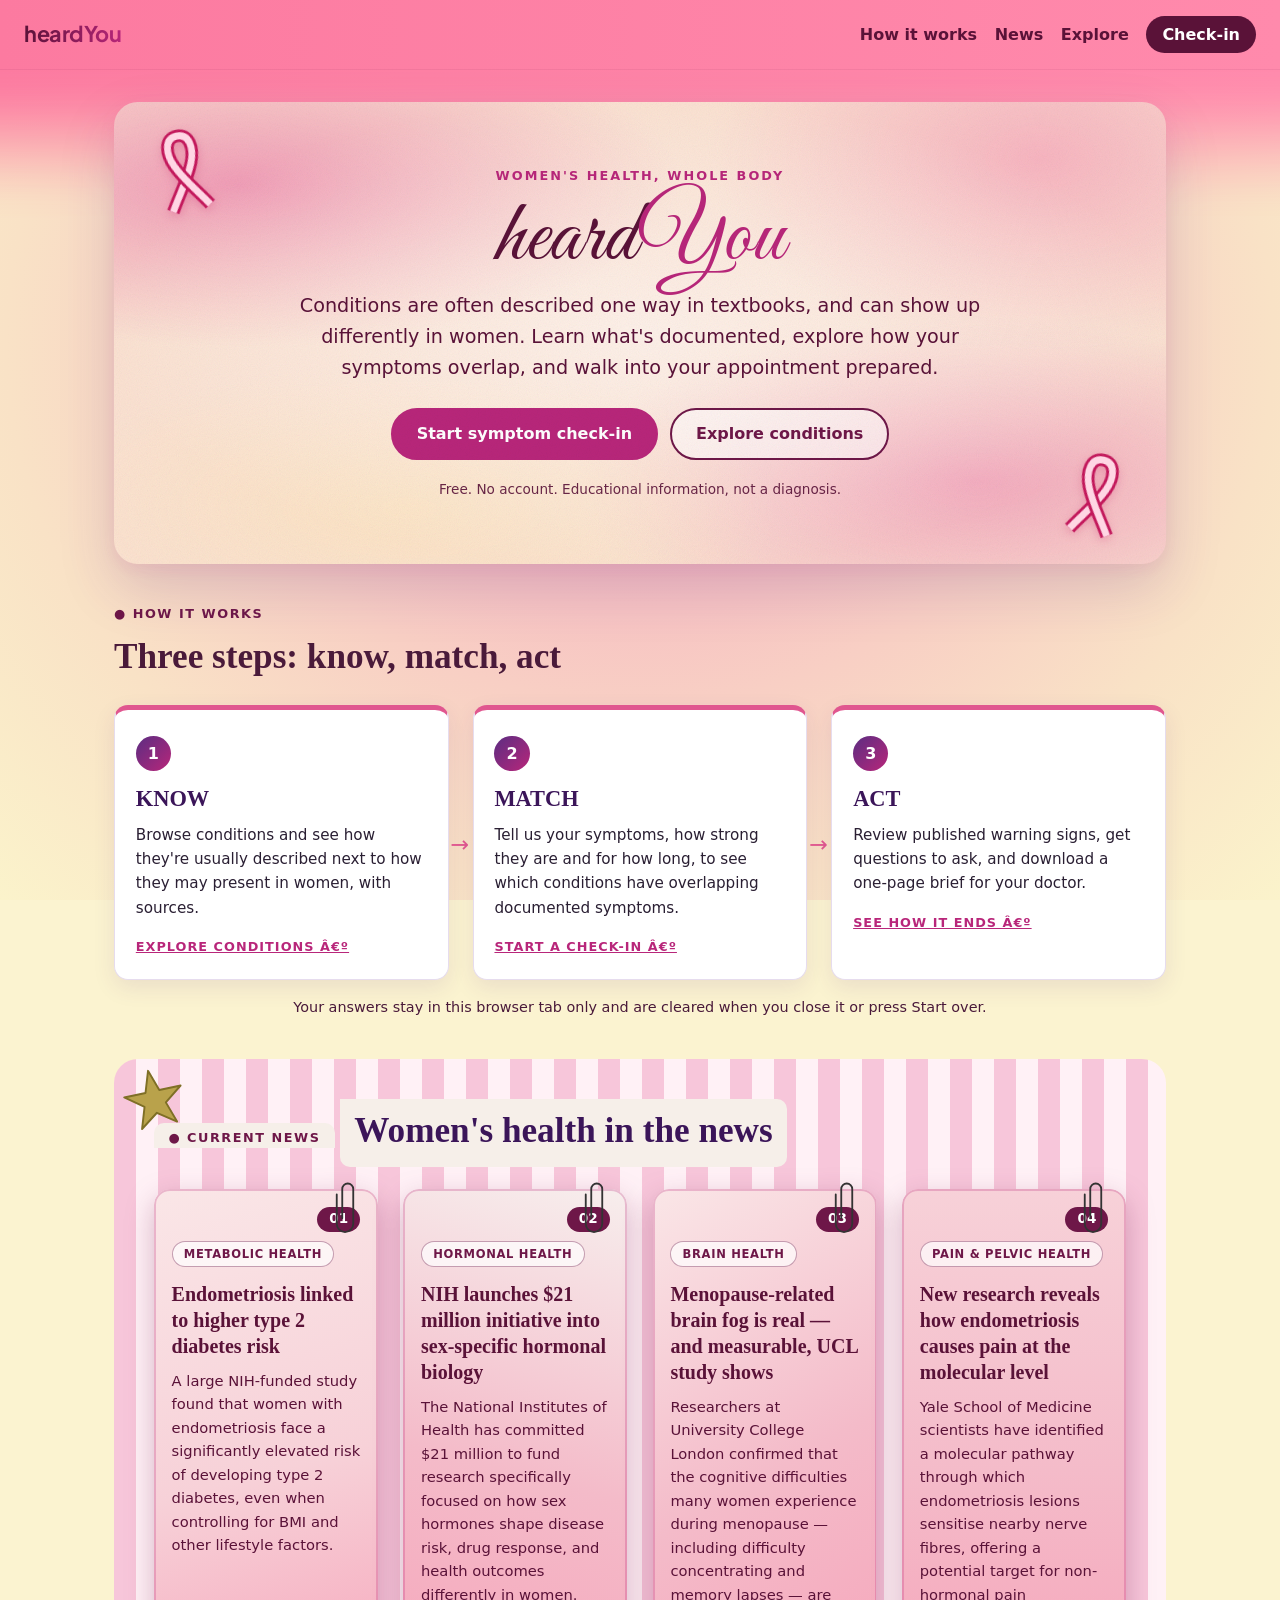
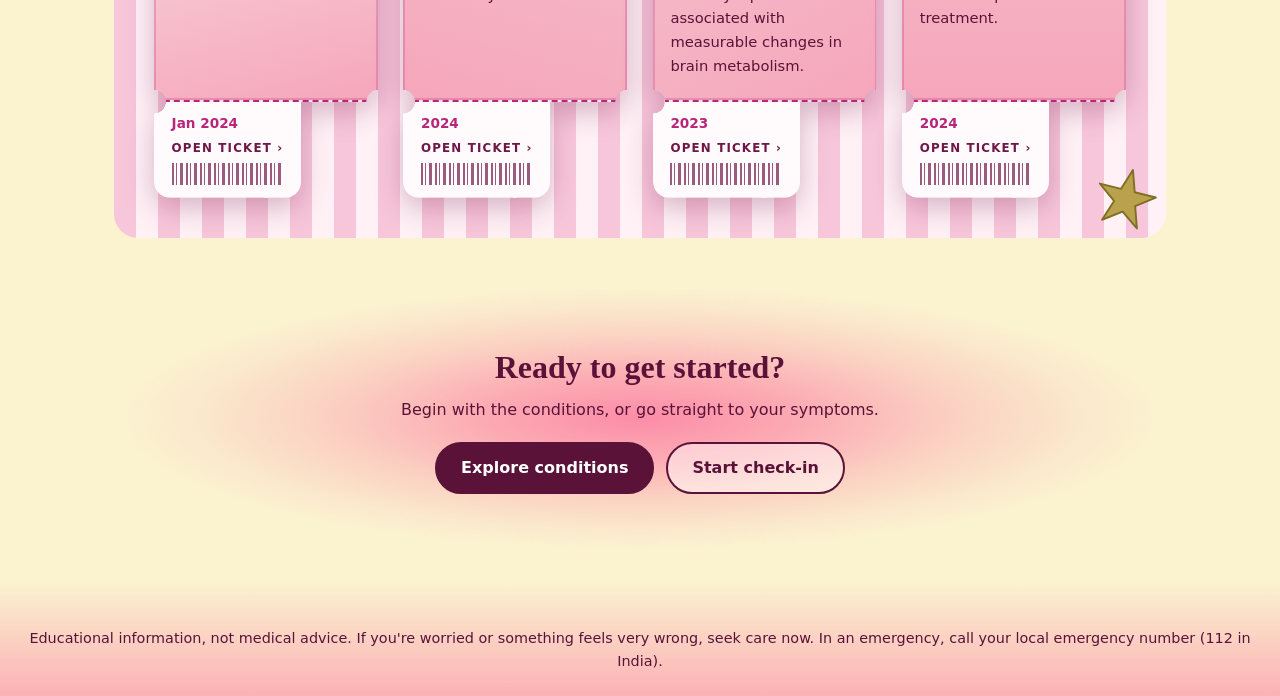
<file: frontend/index.html>
﻿<!DOCTYPE html>
<html lang="en">
<head>
  <meta charset="UTF-8" />
  <meta name="viewport" content="width=device-width, initial-scale=1" />
  <title>HeardYou</title>
  <link rel="preconnect" href="https://fonts.googleapis.com" />
  <link rel="preconnect" href="https://fonts.gstatic.com" crossorigin />
  <link href="https://fonts.googleapis.com/css2?family=Great+Vibes&family=Plus+Jakarta+Sans:wght@600;700&display=swap" rel="stylesheet" />
  <link rel="icon" type="image/svg+xml" href="assets/favicon.svg" />
  <link rel="icon" type="image/png" href="assets/favicon.png" />
  <link rel="stylesheet" href="styles/main.css" />
</head>
<body class="landing">
  <!-- bow drawing, reused by the hero and the receipts -->
  <svg width="0" height="0" style="position:absolute" aria-hidden="true" focusable="false">
    <symbol id="bow">
      <path d="M32 20 C22 4 4 2 3 18 C2 33 21 36 32 20Z" />
      <path d="M32 20 C42 4 60 2 61 18 C62 33 43 36 32 20Z" />
      <path d="M30 24 L22 38 L28 36 L32 26Z" />
      <path d="M34 24 L42 38 L36 36 L32 26Z" />
      <circle cx="32" cy="20" r="4.5" />
    </symbol>
    <symbol id="ribbon" viewBox="0 0 64 84">
      <g fill="none" stroke-linejoin="round">
        <!-- first strand: left tail â†’ up and around the loop -->
        <path d="M14 78 C24 62 34 50 40 36 C46 22 44 8 32 8"
              stroke="currentColor" stroke-width="12"/>
        <path d="M14 78 C24 62 34 50 40 36 C46 22 44 8 32 8"
              stroke="var(--ribbon-fill, #ffd6e4)" stroke-width="6.5"/>
        <!-- second strand: loop â†’ down across the first â†’ right tail (drawn on top) -->
        <path d="M32 8 C20 8 18 22 24 36 C30 50 40 62 50 78"
              stroke="currentColor" stroke-width="12"/>
        <path d="M32 8 C20 8 18 22 24 36 C30 50 40 62 50 78"
              stroke="var(--ribbon-fill, #ffd6e4)" stroke-width="6.5"/>
      </g>
    </symbol>
  </svg>

  <header class="site-header site-header--bar">
    <h1><a href="index.html">heardYou</a></h1>
    <nav class="site-nav" aria-label="Main">
      <a href="#how">How it works</a>
      <a href="#news-title">News</a>
      <a href="pages/know.html">Explore</a>
      <a href="pages/checkin.html" class="site-nav__cta">Check-in</a>
    </nav>
  </header>

  <main>
    <!-- HERO -->
    <section class="hero" aria-labelledby="hero-title">
      <svg class="ribbon hero__bow hero__bow--l" viewBox="0 0 100 130" aria-hidden="true" focusable="false"><use href="#ribbon"></use></svg>
      <svg class="ribbon hero__bow hero__bow--r" viewBox="0 0 100 130" aria-hidden="true" focusable="false"><use href="#ribbon"></use></svg>
      <p class="hero__eyebrow">Women's health, whole body</p>
      <h2 id="hero-title" class="hero__title">heard<span>You</span></h2>
      <p class="hero__lead">
        Conditions are often described one way in textbooks, and can show up differently in women.
        Learn what's documented, explore how your symptoms overlap, and walk into your appointment prepared.
      </p>
      <div class="hero__actions">
        <a class="btn btn--light" href="pages/checkin.html">Start symptom check-in</a>
        <a class="btn btn--outline-light" href="pages/know.html">Explore conditions</a>
      </div>
      <p class="hero__note">Free. No account. Educational information, not a diagnosis.</p>
    </section>

    <!-- HOW IT WORKS -->
    <section id="how" class="flow" aria-labelledby="how-title">
      <p class="eyebrow">How it works</p>
      <h2 id="how-title" class="flow__title">Three steps: know, match, act</h2>
      <ol class="flow__steps">
        <li class="flow__step">
          <span class="flow__num" aria-hidden="true">1</span>
          <h3>KNOW</h3>
          <p>Browse conditions and see how they're usually described next to how they may present in women, with sources.</p>
          <a class="flow__link" href="pages/know.html">Explore conditions â€º</a>
        </li>
        <li class="flow__step">
          <span class="flow__num" aria-hidden="true">2</span>
          <h3>MATCH</h3>
          <p>Tell us your symptoms, how strong they are and for how long, to see which conditions have overlapping documented symptoms.</p>
          <a class="flow__link" href="pages/checkin.html">Start a check-in â€º</a>
        </li>
        <li class="flow__step">
          <span class="flow__num" aria-hidden="true">3</span>
          <h3>ACT</h3>
          <p>Review published warning signs, get questions to ask, and download a one-page brief for your doctor.</p>
          <a class="flow__link" href="pages/checkin.html">See how it ends â€º</a>
        </li>
      </ol>
      <p class="note flow__privacy">
        Your answers stay in this browser tab only and are cleared when you close it or press Start over.
      </p>
    </section>

    <!-- NEWS -->
    <section class="news news--board" aria-labelledby="news-title">
      <p class="eyebrow">Current news</p>
      <h2 id="news-title">Women's health in the news</h2>
      <ul class="receipt-grid" id="news-list"></ul>
    </section>

    <!-- FINAL CALL TO ACTION -->
    <section class="cta" aria-labelledby="cta-title">
      <h2 id="cta-title">Ready to get started?</h2>
      <p>Begin with the conditions, or go straight to your symptoms.</p>
      <div class="hero__actions">
        <a class="btn btn--light" href="pages/know.html">Explore conditions</a>
        <a class="btn btn--outline-light" href="pages/checkin.html">Start check-in</a>
      </div>
    </section>
  </main>

  <dialog id="receipt-dialog" class="receipt-dialog"></dialog>

  <footer class="site-footer">
    Educational information, not medical advice. If you're worried or something feels very wrong, seek care now. In an emergency, call your local emergency number (112 in India).
  </footer>

  <script type="module" src="config.js"></script>
  <script type="module" src="components/news.js"></script>
</body>
</html>
</file>
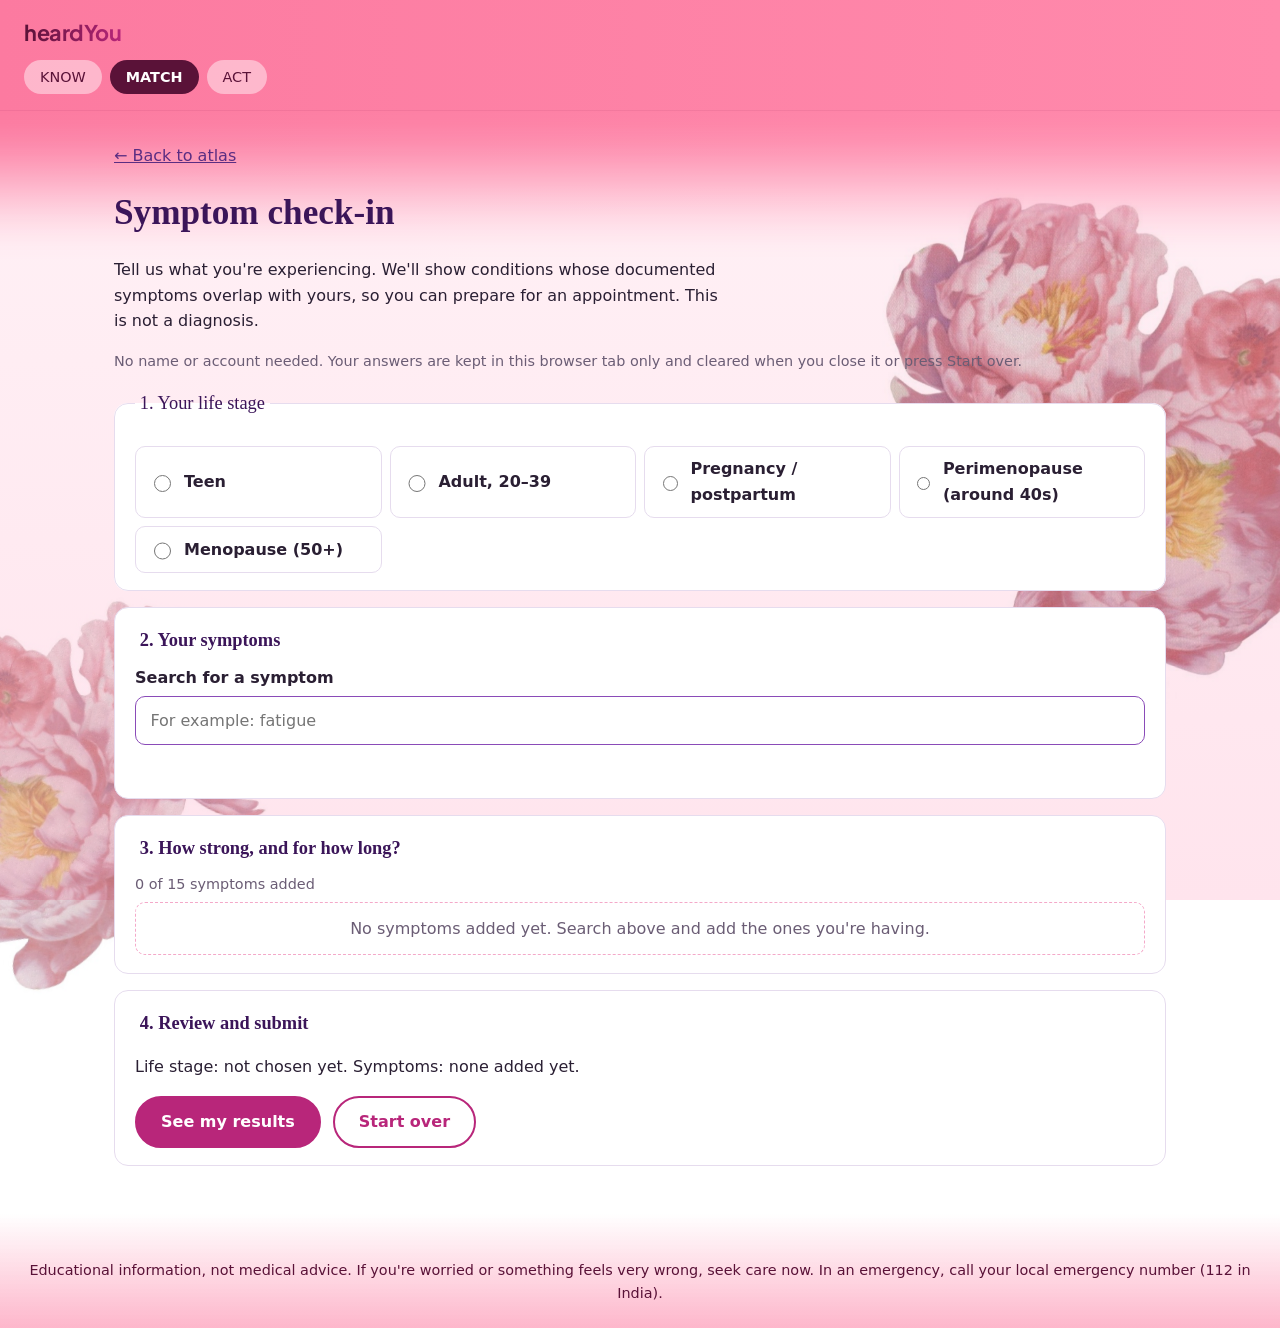
<file: frontend/pages/checkin.html>
﻿<!DOCTYPE html>
<html lang="en">
<head>
  <meta charset="UTF-8" />
  <meta name="viewport" content="width=device-width, initial-scale=1" />
  <title>Symptom check-in · HeardYou</title>
  <link rel="preconnect" href="https://fonts.googleapis.com" />
  <link rel="preconnect" href="https://fonts.gstatic.com" crossorigin />
  <link href="https://fonts.googleapis.com/css2?family=Plus+Jakarta+Sans:wght@600;700&display=swap" rel="stylesheet" />
  <link rel="icon" type="image/svg+xml" href="../assets/favicon.svg" />
  <link rel="icon" type="image/png" href="../assets/favicon.png" />
  <link rel="stylesheet" href="../styles/main.css" />
</head>
<body class="match">
  <header class="site-header">
    <h1><a href="../index.html">heardYou</a></h1>
    <ol class="steps" aria-label="Your progress">
      <li><a href="know.html">KNOW</a></li>
      <li aria-current="step"><a href="checkin.html">MATCH</a></li>
      <li><a href="results.html">ACT</a></li>
    </ol>
  </header>

  <main>
    <p><a href="know.html">← Back to atlas</a></p>
    <h2 class="page-title">Symptom check-in</h2>
    <p class="lead">
      Tell us what you're experiencing. We'll show conditions whose documented symptoms overlap with yours,
      so you can prepare for an appointment. This is not a diagnosis.
    </p>
    <p class="privacy-note">
      No name or account needed. Your answers are kept in this browser tab only and cleared when you
      close it or press Start over.
    </p>

    <form id="checkin-form" novalidate>
      <fieldset class="panel">
        <legend>1. Your life stage</legend>
        <div id="life-stage" class="choices"></div>
      </fieldset>

      <section class="panel" aria-labelledby="sym-title">
        <h3 id="sym-title">2. Your symptoms</h3>
        <label for="symptom-search">Search for a symptom</label>
        <input id="symptom-search" type="search" autocomplete="off" placeholder="For example: fatigue" />
        <p id="search-status" class="status" role="status" aria-live="polite"></p>
        <ul id="search-results" class="results"></ul>
      </section>

      <section class="panel" aria-labelledby="sel-title">
        <h3 id="sel-title">3. How strong, and for how long?</h3>
        <p id="count" class="status"></p>
        <ul id="selected" class="selected"></ul>
      </section>

      <section class="panel" aria-labelledby="rev-title">
        <h3 id="rev-title">4. Review and submit</h3>
        <p id="summary"></p>
        <div id="errors" class="error-box" role="alert" tabindex="-1" hidden></div>
        <div class="actions">
          <button type="submit" class="btn" id="submit-btn">See my results</button>
          <button type="button" class="btn btn--ghost" id="start-over">Start over</button>
        </div>
      </section>
    </form>
  </main>

  <footer class="site-footer">
    Educational information, not medical advice. If you're worried or something feels very wrong, seek care now. In an emergency, call your local emergency number (112 in India).
  </footer>

  <script type="module" src="../components/checkin.js"></script>
</body>
</html>
</file>
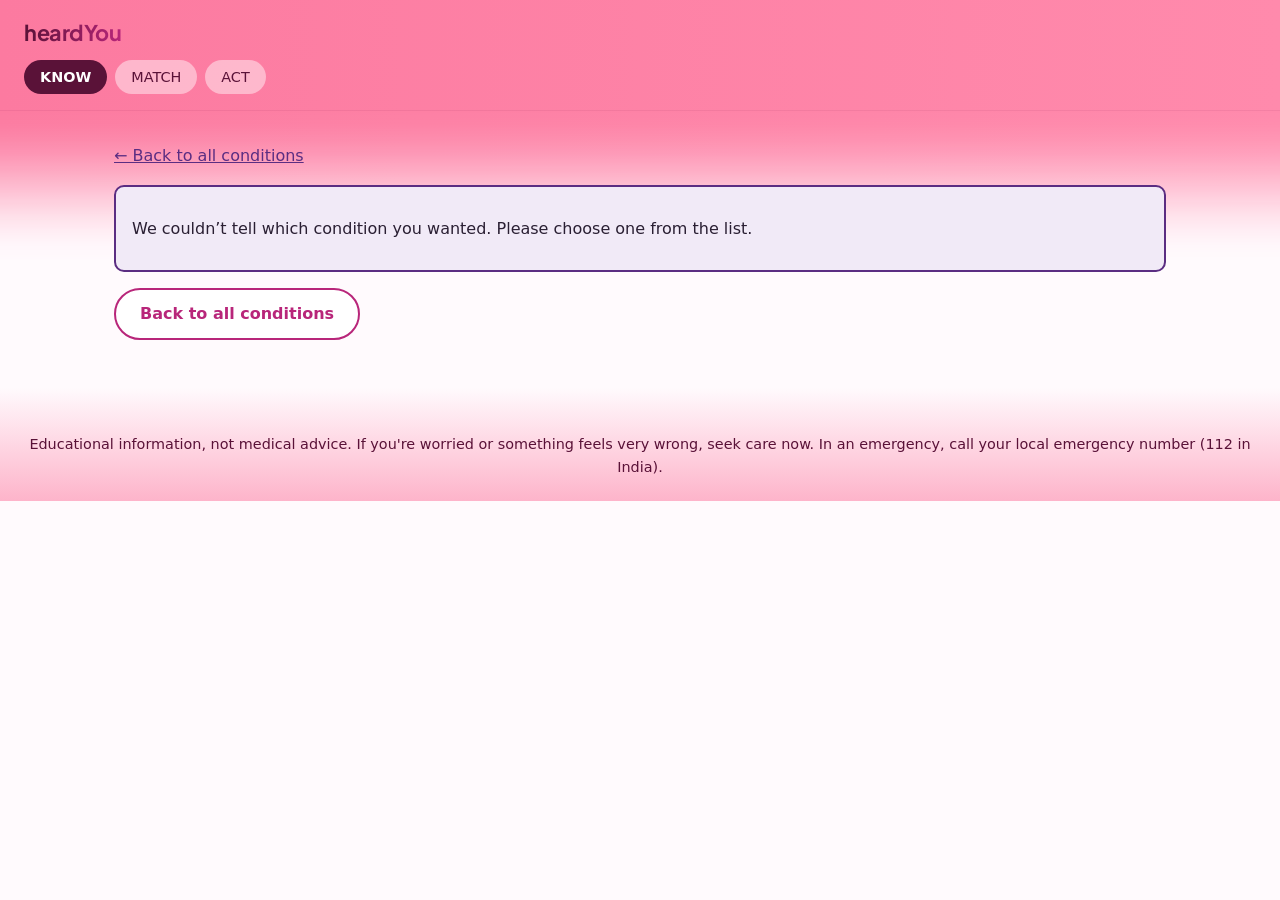
<file: frontend/pages/condition.html>
﻿<!DOCTYPE html>
<html lang="en">
<head>
  <meta charset="UTF-8" />
  <meta name="viewport" content="width=device-width, initial-scale=1" />
  <title>Condition · HeardYou</title>
  <link rel="preconnect" href="https://fonts.googleapis.com" />
  <link rel="preconnect" href="https://fonts.gstatic.com" crossorigin />
  <link href="https://fonts.googleapis.com/css2?family=Plus+Jakarta+Sans:wght@600;700&display=swap" rel="stylesheet" />
  <link rel="icon" type="image/svg+xml" href="../assets/favicon.svg" />
  <link rel="icon" type="image/png" href="../assets/favicon.png" />
  <link rel="stylesheet" href="../styles/main.css" />
</head>
<body>
  <header class="site-header">
    <h1><a href="../index.html">heardYou</a></h1>
    <ol class="steps" aria-label="Your progress">
      <li aria-current="step"><a href="know.html">KNOW</a></li>
      <li><a href="checkin.html">MATCH</a></li>
      <li><a href="results.html">ACT</a></li>
    </ol>
  </header>

  <main>
    <p><a href="know.html">← Back to all conditions</a></p>
    <div id="detail" aria-live="polite"><p class="status">Loading…</p></div>
  </main>

  <footer class="site-footer">
    Educational information, not medical advice. If you're worried or something feels very wrong, seek care now. In an emergency, call your local emergency number (112 in India).
  </footer>

  <script type="module" src="../components/condition.js"></script>
</body>
</html>
</file>
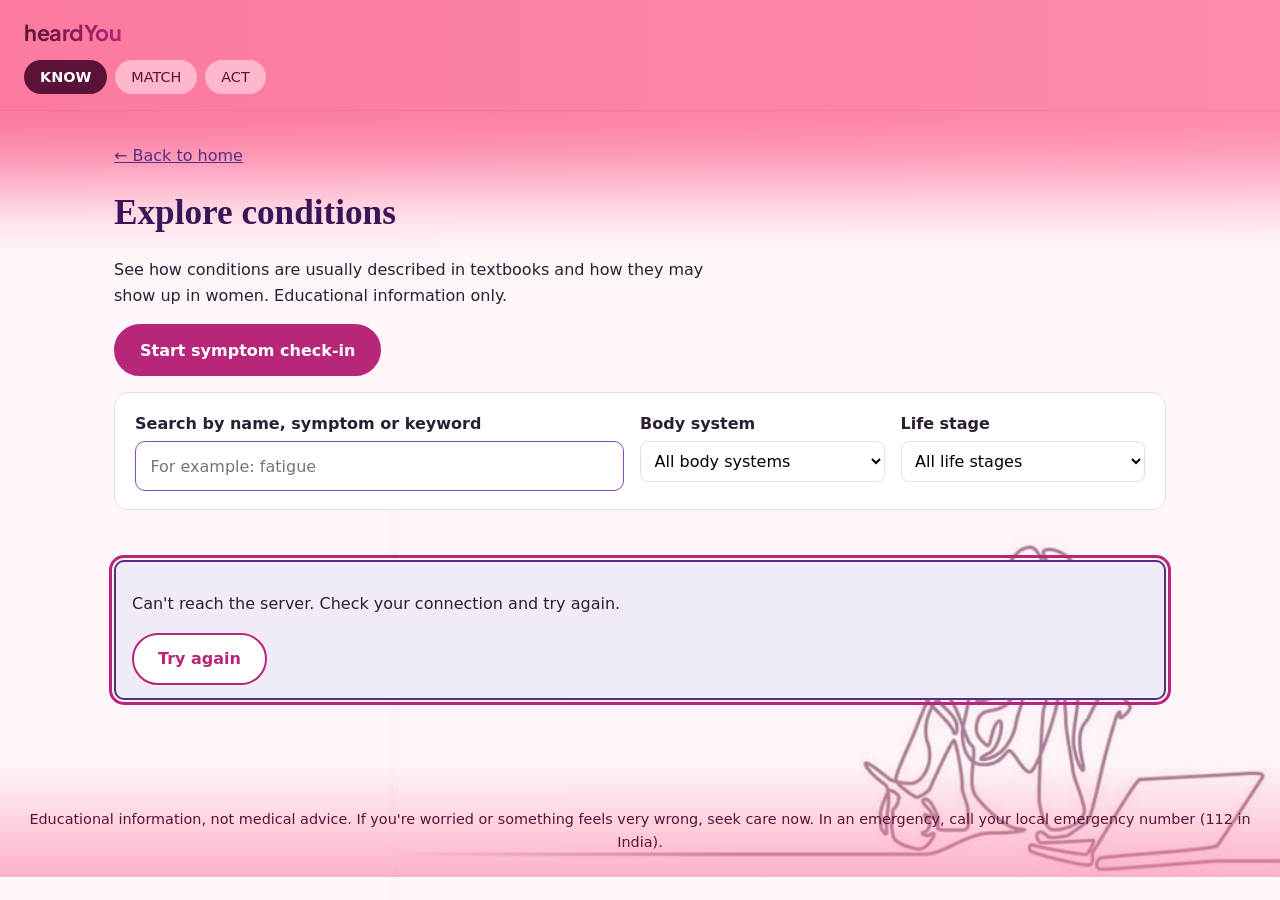
<file: frontend/pages/know.html>
﻿<!DOCTYPE html>
<html lang="en">
<head>
  <meta charset="UTF-8" />
  <meta name="viewport" content="width=device-width, initial-scale=1" />
  <title>Explore conditions · HeardYou</title>
  <link rel="preconnect" href="https://fonts.googleapis.com" />
  <link rel="preconnect" href="https://fonts.gstatic.com" crossorigin />
  <link href="https://fonts.googleapis.com/css2?family=Plus+Jakarta+Sans:wght@600;700&display=swap" rel="stylesheet" />
  <link rel="icon" type="image/svg+xml" href="../assets/favicon.svg" />
  <link rel="icon" type="image/png" href="../assets/favicon.png" />
  <link rel="stylesheet" href="../styles/main.css" />
</head>
<body class="know">
  <svg width="0" height="0" style="position:absolute" aria-hidden="true" focusable="false">
    <filter id="plum-line" color-interpolation-filters="sRGB">
      <!-- colour = plum (#5a1238); opacity = how dark the original pixel was -->
      <feColorMatrix type="matrix"
        values="0 0 0 0 0.353
                0 0 0 0 0.071
                0 0 0 0 0.220
                -0.33 -0.33 -0.33 0 1"/>
    </filter>
  </svg>
  <header class="site-header">
    <h1><a href="../index.html">heardYou</a></h1>
    <ol class="steps" aria-label="Your progress">
      <li aria-current="step"><a href="know.html">KNOW</a></li>
      <li><a href="checkin.html">MATCH</a></li>
      <li><a href="results.html">ACT</a></li>
    </ol>
  </header>

  <main>
    <p><a href="../index.html">← Back to home</a></p>
    <section class="atlas" aria-labelledby="atlas-title">
      <h2 id="atlas-title" class="page-title">Explore conditions</h2>
      <p class="lead">
        See how conditions are usually described in textbooks and how they may show up in women.
        Educational information only.
      </p>
      <p><a class="btn" href="checkin.html">Start symptom check-in</a></p>

      <div class="atlas-tools panel">
        <div>
          <label for="atlas-search">Search by name, symptom or keyword</label>
          <input id="atlas-search" type="search" autocomplete="off" placeholder="For example: fatigue" />
        </div>
        <div>
          <label for="filter-system">Body system</label>
          <select id="filter-system"><option value="">All body systems</option></select>
        </div>
        <div>
          <label for="filter-stage">Life stage</label>
          <select id="filter-stage"><option value="">All life stages</option></select>
        </div>
      </div>

      <p id="atlas-status" class="status" role="status" aria-live="polite"></p>
      <div id="atlas-error" class="error-box" role="alert" tabindex="-1" hidden></div>
      <ul id="atlas-grid" class="ccard-grid"></ul>
    </section>
  </main>

  <footer class="site-footer">
    Educational information, not medical advice. If you're worried or something feels very wrong, seek care now. In an emergency, call your local emergency number (112 in India).
  </footer>

  <script type="module" src="../config.js"></script>
  <script type="module" src="../components/atlas.js"></script>
</body>
</html>
</file>
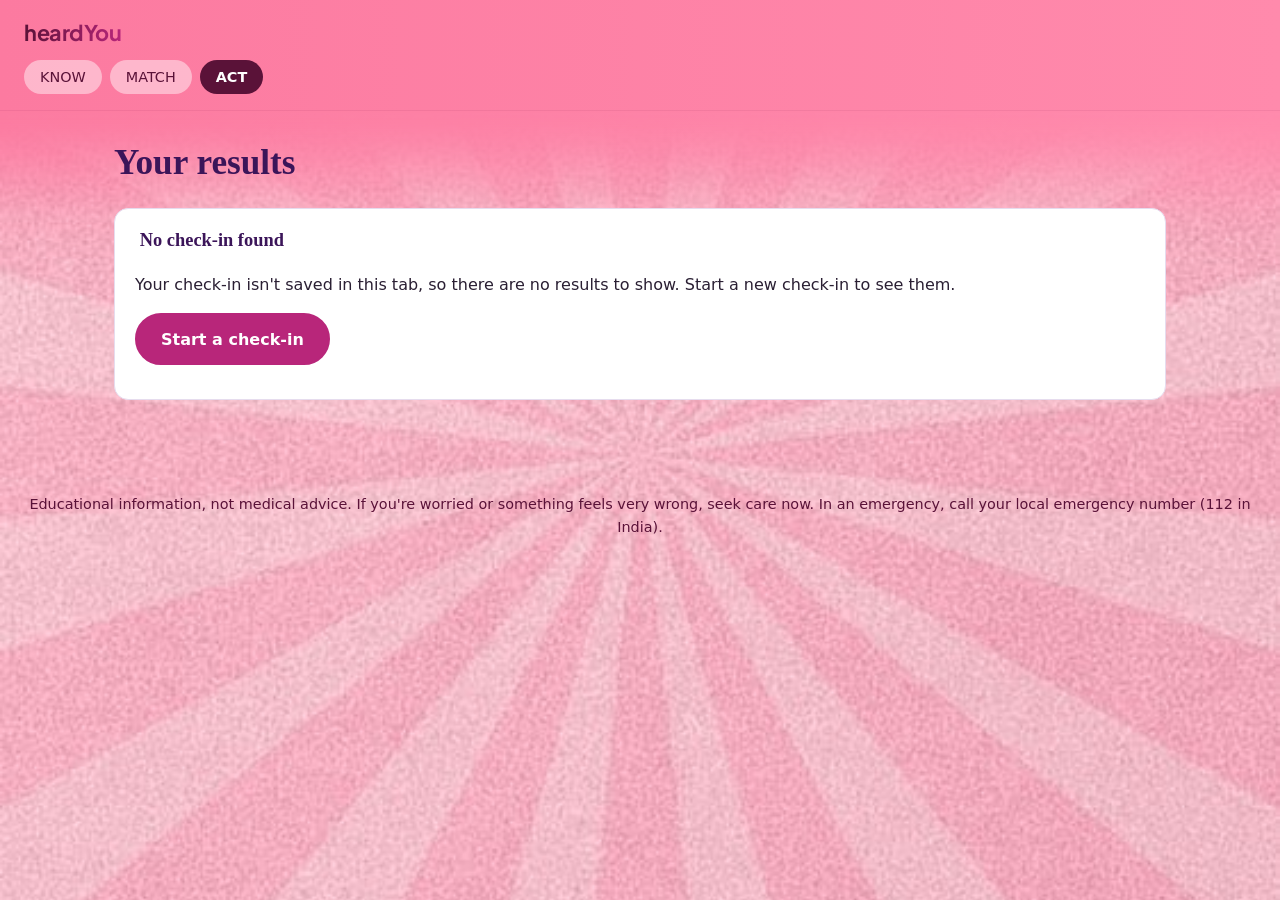
<file: frontend/pages/results.html>
﻿<!DOCTYPE html>
<html lang="en">
<head>
  <meta charset="UTF-8" />
  <meta name="viewport" content="width=device-width, initial-scale=1" />
  <title>Your results · HeardYou</title>
  <link rel="preconnect" href="https://fonts.googleapis.com" />
  <link rel="preconnect" href="https://fonts.gstatic.com" crossorigin />
  <link href="https://fonts.googleapis.com/css2?family=Plus+Jakarta+Sans:wght@600;700&display=swap" rel="stylesheet" />
  <link rel="icon" type="image/svg+xml" href="../assets/favicon.svg" />
  <link rel="icon" type="image/png" href="../assets/favicon.png" />
  <link rel="stylesheet" href="../styles/main.css" />
</head>
<body class="act">
  <header class="site-header">
    <h1><a href="../index.html">heardYou</a></h1>
    <ol class="steps" aria-label="Your progress">
      <li><a href="know.html">KNOW</a></li>
      <li><a href="checkin.html">MATCH</a></li>
      <li aria-current="step"><a href="results.html">ACT</a></li>
    </ol>
  </header>

  <main>
    <h2 class="page-title">Your results</h2>

    <!-- shown when there is no check-in in this tab (cleared or expired) -->
    <section id="expired" class="panel" hidden>
      <h3>No check-in found</h3>
      <p>Your check-in isn't saved in this tab, so there are no results to show. Start a new check-in to see them.</p>
      <p><a class="btn" href="checkin.html">Start a check-in</a></p>
    </section>

    <div id="content" hidden>
      <p id="disclaimer" class="disclaimer-block"></p>

      <details class="panel" id="answers-panel">
        <summary>Your check-in</summary>
        <div id="answers"></div>
        <p><a href="checkin.html">← Edit my answers</a></p>
      </details>

      <!-- Published warning signs: separate from patterns, never hidden by a low match -->
      <section id="warnings" class="warning-box" aria-labelledby="warn-title" hidden>
        <h2 id="warn-title">Published warning signs</h2>
        <p>These come from published sources. They are shown separately from the symptom patterns below and don't depend on them.</p>
        <ul id="warning-list" class="warning-list"></ul>
      </section>

      <section aria-labelledby="pat-title">
        <h2 id="pat-title" class="section-title">Symptom patterns worth discussing</h2>
        <p class="note">
          Pattern overlap shows how closely your symptoms line up with what is documented for a condition.
          It is not a diagnosis, and it is not the chance that you have it. Only a healthcare professional can tell you that.
        </p>
        <ul id="pattern-list" class="pattern-list"></ul>
      </section>

      <section class="panel" aria-labelledby="brief-title">
        <h2 id="brief-title" class="section-title">Doctor-ready brief</h2>
        <p>
          Download a PDF with your symptoms and the patterns ticked above, plus questions to ask and tests to discuss.
          Bring it to your appointment.
        </p>
        <label for="display-name">Name on the brief (optional)</label>
        <input id="display-name" type="text" maxlength="60" autocomplete="name" />
        <div id="pdf-error" class="error-box" role="alert" tabindex="-1" hidden></div>
        <p id="pdf-status" class="status" role="status" aria-live="polite"></p>
        <div class="actions">
          <button type="button" class="btn" id="download-btn">Download PDF brief</button>
          <button type="button" class="btn btn--ghost" id="start-over">Start over</button>
        </div>
      </section>
    </div>
  </main>

  <footer class="site-footer">
    Educational information, not medical advice. If you're worried or something feels very wrong, seek care now. In an emergency, call your local emergency number (112 in India).
  </footer>

  <script type="module" src="../components/results.js"></script>
</body>
</html>
</file>
<file: frontend/styles/main.css>
/* =========================================================
   HeardYou: main stylesheet
   Edit colours here. Red is reserved for warning signs only.
   ========================================================= */
:root {
  /* purples */
  --purple-900: #3b1559;
  --purple-700: #5b2d82;
  --purple-500: #8a4bb8;
  --purple-100: #f1eaf7;

  /* pinks */
  --baby-pink: #fde4ef;
  --paper: #fff6fa;
  --rose-300: #f4a9c9;
  --rose-500: #e0568f;      /* dark pink */
  --rose-700: #b8267a;
  --rose-900: #6e1748;

  /* general */
  --text: #2a1f33;
  --muted: #6b5d75;
  --border: #e6dcee;
  --bg: #fffafd;
  --radius: 14px;
  --gap: 1rem;

  /* warnings (the only place red is used) */
  --warning: #b3261e;
  --warning-bg: #fdecea;

  /* fonts */
  --script: "Great Vibes", "Segoe Script", "Brush Script MT", cursive;
  --serif: Georgia, "Times New Roman", serif;
  --wordmark: "Plus Jakarta Sans", "Inter", "Segoe UI", system-ui, sans-serif;
}

/* ---------- Base ---------- */
* { box-sizing: border-box; }

body {
  margin: 0;
  font-family: system-ui, -apple-system, "Segoe UI", sans-serif;
  color: var(--text);
  background: var(--bg);
  line-height: 1.6;
}

a { color: var(--purple-700); }

:focus-visible {
  outline: 3px solid var(--rose-700);
  outline-offset: 2px;
}

/* ---------- Header ---------- */ 
.site-header {
  padding: var(--gap) 1.5rem;
  color: var(--rose-900);
  background: linear-gradient(
    120deg,
    #f5adc6,
    #f8d9d3 55%,
    #f6cbdb
  );
  border-bottom: 1px solid rgba(110, 23, 72, 0.08);
}
.site-header h1 { margin: 0; font-size: 1.35rem; font-family: var(--wordmark); font-weight: 700; letter-spacing: -0.02em; }

.steps {
  display: flex;
  gap: 0.5rem;
  margin: 0.6rem 0 0;
  padding: 0;
  list-style: none;
}
.steps li {
  padding: 0.25rem 0.9rem;
  border-radius: 999px;
  background: rgba(255, 255, 255, 0.18);
  font-size: 0.9rem;
}
.steps li[aria-current="step"] {
  background: #fff;
  color: var(--purple-700);
  font-weight: 700;
}

/* ---------- Layout ---------- */
main {
  max-width: 1100px;
  margin: 0 auto;
  padding: var(--gap) 1.5rem 2rem;
}

.card {
  padding: var(--gap);
  background: #fff;
  border: 1px solid var(--border);
  border-radius: var(--radius);
}

/* Red box: ONLY for published warning signs */
.warning-box {
  padding: var(--gap);
  background: var(--warning-bg);
  border: 2px solid var(--warning);
  border-radius: var(--radius);
}

/* ---------- Footer / disclaimer ---------- */
.site-footer {
  padding: var(--gap) 1.5rem;
  background: var(--purple-100);
  border-top: 3px solid var(--rose-300);
  font-size: 0.9rem;
  text-align: center;
}

/* ---------- News section heading ---------- */
.eyebrow {
  margin: 2rem 0 0;
  color: var(--rose-700);
  font-size: 0.8rem;
  font-weight: 700;
  letter-spacing: 0.12em;
  text-transform: uppercase;
}
.eyebrow::before { content: "● "; }

.news h2 {
  margin: 0.25rem 0 1.25rem;
  font-family: var(--serif);
  font-size: clamp(1.6rem, 4vw, 2.2rem);
  color: var(--purple-900);
}

.receipt-grid {
  display: grid;
  gap: 1.25rem;
  grid-template-columns: repeat(auto-fit, minmax(230px, 1fr));
  margin: 0;
  padding: 0;
  list-style: none;
}

/* ---------- Small receipt card ---------- */
.rcard {
  display: flex;
  flex-direction: column;
  gap: 0.55rem;
  width: 100%;
  height: 100%;
  padding: 1.1rem 1.1rem 1rem;
  font: inherit;
  text-align: center;
  color: var(--rose-900);
  background: var(--paper);
  border: 1.5px solid var(--rose-300);
  border-radius: 12px;
  box-shadow: inset 0 0 0 5px var(--baby-pink), 0 8px 22px rgba(224, 86, 143, 0.2);
  cursor: pointer;
  transition: transform 0.2s ease, box-shadow 0.2s ease;
}
.rcard:hover,
.rcard:focus-visible {
  transform: perspective(900px)
    translateY(-7px) rotateX(3deg) rotateY(-1deg);
  box-shadow:
    inset 0 0 0 5px var(--baby-pink),
    0 20px 36px rgba(224, 86, 143, 0.28);
  }
.rcard > span { display: block; }

.rcard__script {
  font-family: var(--script);
  font-size: 2rem;
  line-height: 1.1;
  color: var(--rose-500);
}
.rcard__meta {
  display: flex !important;
  justify-content: space-between;
  padding: 0.35rem 0;
  border-top: 1px solid var(--rose-300);
  border-bottom: 1px solid var(--rose-300);
  font-size: 0.72rem;
  letter-spacing: 0.08em;
  text-transform: uppercase;
}
.rcard__tag {
  align-self: center;
  padding: 0.15rem 0.8rem;
  color: var(--rose-700);
  background: var(--baby-pink);
  border: 1px solid var(--rose-300);
  border-radius: 999px;
  font-size: 0.72rem;
  font-weight: 700;
  letter-spacing: 0.06em;
  text-transform: uppercase;
}
.rcard__title {
  font-family: var(--serif);
  font-size: 1.1rem;
  font-weight: 700;
  line-height: 1.3;
}
.rcard__summary { font-size: 0.88rem; }
.rcard__more {
  margin-top: auto;
  color: var(--rose-700);
  font-size: 0.75rem;
  font-weight: 700;
  letter-spacing: 0.1em;
  text-transform: uppercase;
}
.rcard__barcode {
  height: 26px;
  background: repeating-linear-gradient(
    90deg,
    var(--rose-500) 0 2px, transparent 2px 4px,
    var(--rose-500) 4px 5px, transparent 5px 9px
  );
  opacity: 0.6;
}

/* ---------- Big receipt (opens in a dialog) ---------- */
.receipt-dialog {
  width: min(440px, 92vw);
  max-height: 92vh;
  padding: 0;
  border: 0;
  background: transparent;
  overflow: visible;
}
.receipt-dialog::backdrop {
  background: rgba(59, 21, 89, 0.35);
  backdrop-filter: blur(6px);
}
.receipt-dialog[open] { animation: receipt-in 0.22s ease-out; }

@keyframes receipt-in {
  from { opacity: 0; transform: scale(0.92) translateY(12px); }
  to   { opacity: 1; transform: none; }
}

.receipt {
  max-height: 92vh;
  overflow: auto;
  padding: 1.4rem 2rem;
  text-align: center;
  color: var(--rose-900);
  background: var(--paper);
  border: 2px solid var(--rose-500);
  border-radius: 6px;
  box-shadow: inset 0 0 0 6px var(--baby-pink), 0 24px 60px rgba(110, 23, 72, 0.35);
}

/* bows */
.bow {
  width: 56px;
  height: 36px;
  fill: var(--rose-300);
  stroke: var(--rose-500);
  stroke-width: 1.5;
}
.bow--flip   { transform: scaleY(-1); }
.bow--flip-x { transform: scale(-1, -1); }

/* top row: bow, title, close button */
.receipt__top {
  display: flex;
  align-items: center;
  justify-content: space-between;
  gap: 0.5rem;
}
.receipt__script {
  margin: 0;
  font-family: var(--script);
  font-size: 2.8rem;
  font-weight: 400;
  line-height: 1;
  color: var(--rose-500);
}
.receipt__close {
  width: 36px;
  height: 36px;
  font: inherit;
  color: var(--rose-700);
  background: #fff;
  border: 1.5px solid var(--rose-500);
  border-radius: 50%;
  cursor: pointer;
}
.receipt__close:hover { background: var(--baby-pink); }

/* header lines */
.receipt__thanks {
  margin: 0.7rem 0;
  padding-bottom: 0.6rem;
  border-bottom: 1.5px solid var(--rose-500);
  font-size: 0.85rem;
  font-weight: 700;
  letter-spacing: 0.14em;
  text-transform: uppercase;
}
.receipt__row {
  display: flex;
  justify-content: space-between;
  padding-bottom: 0.5rem;
  border-bottom: 1.5px solid var(--rose-500);
  color: var(--rose-700);
  font-size: 0.8rem;
  letter-spacing: 0.08em;
  text-transform: uppercase;
}
.receipt__cols {
  display: flex;
  justify-content: space-between;
  margin: 0.8rem 0 0.2rem;
  font-size: 0.82rem;
  font-weight: 700;
  letter-spacing: 0.14em;
  text-transform: uppercase;
}

/* body */
.receipt__title {
  margin: 0.5rem 0 0.3rem;
  font-family: var(--serif);
  font-size: 1.3rem;
  line-height: 1.3;
}
.receipt__summary { margin: 0 0 0.8rem; font-size: 0.92rem; }
.receipt__points {
  margin: 0 0 1rem;
  padding-left: 1.4rem;
  text-align: left;
  font-size: 0.92rem;
}
.receipt__points li { margin-bottom: 0.3rem; }

/* "Source:" line (the receipt's "Total:") */
.receipt__total {
  display: flex;
  align-items: baseline;
  justify-content: space-between;
  padding: 0.3rem 0;
  border-top: 1.5px solid var(--rose-500);
  border-bottom: 1.5px solid var(--rose-500);
  font-weight: 700;
}
.receipt__script-sm {
  font-family: var(--script);
  font-size: 1.9rem;
  font-weight: 400;
  color: var(--rose-500);
}

/* link button + barcode */
.receipt__notify {
  margin: 0.9rem 0 0.5rem;
  font-size: 0.75rem;
  letter-spacing: 0.1em;
  text-transform: uppercase;
}
.receipt__link {
  display: inline-block;
  padding: 0.5rem 1.3rem;
  color: #fff;
  background: var(--rose-700);
  border-radius: 999px;
  font-weight: 700;
  text-decoration: none;
}
.receipt__link:hover { background: var(--rose-900); }
.receipt__link--off {
  color: var(--rose-700);
  background: var(--baby-pink);
  border: 1px dashed var(--rose-500);
}
.receipt__link--off:hover { background: var(--baby-pink); }

.receipt__barcode {
  height: 46px;
  margin: 0.9rem 0 0.2rem;
  background: repeating-linear-gradient(
    90deg,
    var(--rose-500) 0 3px, transparent 3px 6px,
    var(--rose-500) 6px 7px, transparent 7px 12px
  );
}
.receipt__bottom { display: flex; justify-content: space-between; }
.receipt__disclaimer { margin: 0.2rem 0 0; font-size: 0.72rem; }

/* ---------- Respect "reduce motion" ---------- */
@media (prefers-reduced-motion: reduce) {
  .rcard { transition: none; }
  .rcard:hover,
  .rcard:focus-visible { transform: none; }
  .receipt-dialog[open] { animation: none; }
}
/* ---------- Check-in form ---------- */
.site-header h1 a { color: var(--rose-900); text-decoration: none; background: linear-gradient(90deg, var(--rose-900), var(--rose-700)); -webkit-background-clip: text; -webkit-text-fill-color: transparent; background-clip: text; }
.page-title {
  margin: 0.5rem 0;
  font-family: var(--serif);
  font-size: clamp(1.6rem, 4vw, 2.2rem);
  color: var(--purple-900);
}
.lead { max-width: 60ch; }
.privacy-note { color: var(--muted); font-size: 0.9rem; }

.panel {
  margin: 1rem 0;
  padding: 1.1rem 1.25rem;
  background: #fff;
  border: 1px solid var(--border);
  border-radius: var(--radius);
}
fieldset.panel legend,
.panel h3 {
  margin: 0 0 0.6rem;
  padding: 0 0.3rem;
  font-family: var(--serif);
  font-size: 1.15rem;
  color: var(--purple-900);
}
.panel label { font-weight: 600; }

.choices {
  display: grid;
  gap: 0.5rem;
  grid-template-columns: repeat(auto-fit, minmax(210px, 1fr));
}
.choice {
  display: flex;
  align-items: center;
  gap: 0.6rem;
  padding: 0.6rem 0.8rem;
  font-weight: 500;
  border: 1.5px solid var(--border);
  border-radius: 10px;
  cursor: pointer;
}
.choice:has(input:checked) { background: var(--baby-pink); border-color: var(--rose-500); }
.choice input { width: 1.1rem; height: 1.1rem; accent-color: var(--rose-700); }

input[type="search"] {
  display: block;
  width: 100%;
  margin-top: 0.3rem;
  padding: 0.7rem 0.9rem;
  font: inherit;
  border: 1.5px solid var(--purple-500);
  border-radius: 10px;
}
.status { min-height: 1.4rem; margin: 0.4rem 0; color: var(--muted); font-size: 0.9rem; }

.results, .selected { display: grid; gap: 0.5rem; margin: 0; padding: 0; list-style: none; }
.results { grid-template-columns: repeat(auto-fill, minmax(220px, 1fr)); }

.result-btn {
  display: flex;
  justify-content: space-between;
  width: 100%;
  padding: 0.6rem 0.8rem;
  font: inherit;
  text-align: left;
  color: var(--text);
  background: var(--paper);
  border: 1.5px solid var(--rose-300);
  border-radius: 10px;
  cursor: pointer;
}
.result-btn:hover:not(:disabled) { background: var(--baby-pink); }
.result-btn:disabled { opacity: 0.6; cursor: default; }
.result-btn span { color: var(--rose-700); font-weight: 700; }

.sym { padding: 0.9rem 1rem; }
.sym__head { display: flex; align-items: center; justify-content: space-between; margin-bottom: 0.6rem; }
.sym__fields { display: grid; gap: 0.75rem; grid-template-columns: repeat(auto-fit, minmax(200px, 1fr)); }
.sym__fields label { display: grid; gap: 0.25rem; font-size: 0.9rem; }
select {
  padding: 0.55rem 0.6rem;
  font: inherit;
  background: #fff;
  border: 1.5px solid var(--border);
  border-radius: 8px;
}
.link-btn {
  font: inherit;
  font-weight: 600;
  color: var(--rose-700);
  background: none;
  border: 0;
  text-decoration: underline;
  cursor: pointer;
}
.empty {
  padding: 0.8rem;
  text-align: center;
  color: var(--muted);
  border: 1.5px dashed var(--rose-300);
  border-radius: 10px;
}

.btn {
  display: inline-block;
  padding: 0.7rem 1.5rem;
  font: inherit;
  font-weight: 700;
  color: #fff;
  background: var(--rose-700);
  border: 2px solid var(--rose-700);
  border-radius: 999px;
  text-decoration: none;
  cursor: pointer;
}
.btn:hover:not(:disabled) {
  background: var(--rose-900);
  border-color: var(--rose-900);
  transform: translateY(-2px);
  box-shadow: 0 8px 18px rgba(110, 23, 72, 0.18);
}

.btn:active:not(:disabled) {
  transform: translateY(0);
  box-shadow: none;
}
.btn:disabled { opacity: 0.6; cursor: wait; }
.btn--ghost { color: var(--rose-700); background: #fff; }
.btn--ghost:hover { color: var(--rose-900); background: var(--baby-pink); }
.actions { display: flex; flex-wrap: wrap; gap: 0.75rem; }

/* Form errors use purple, NOT red: red is reserved for published warning signs */
.error-box {
  margin: 0.75rem 0;
  padding: 0.8rem 1rem;
  background: var(--purple-100);
  border: 2px solid var(--purple-700);
  border-radius: 10px;
}
.error-box strong { display: block; margin-bottom: 0.3rem; }
.error-box ul { margin: 0; padding-left: 1.2rem; }
/* ---------- Results ---------- */
.section-title {
  margin: 1.5rem 0 0.4rem;
  font-family: var(--serif);
  font-size: 1.5rem;
  color: var(--purple-900);
}
.note { color: var(--muted); font-size: 0.9rem; }
.disclaimer-block {
  margin: 0 0 1rem;
  padding: 0.8rem 1rem;
  background: var(--purple-100);
  border-left: 5px solid var(--purple-700);
  border-radius: 8px;
  font-weight: 600;
}
details.panel summary { cursor: pointer; font-weight: 700; color: var(--purple-700); }

input[type="text"] {
  display: block;
  width: 100%;
  max-width: 360px;
  margin: 0.3rem 0 1rem;
  padding: 0.7rem 0.9rem;
  font: inherit;
  border: 1.5px solid var(--purple-500);
  border-radius: 10px;
}

/* Warning signs: the ONLY place red is used */
.warning-box h2 {
  margin: 0 0 0.4rem;
  font-family: var(--serif);
  font-size: 1.35rem;
  color: var(--warning);
}
.warning-list { display: grid; gap: 0.75rem; margin: 0.75rem 0 0; padding: 0; list-style: none; }
.warning-item {
  padding: 0.8rem 1rem;
  background: #fff;
  border: 1.5px solid var(--warning);
  border-radius: 10px;
}
.warning-item p { margin: 0.2rem 0; }
.warning-item__name { font-weight: 700; color: var(--warning); }
.warning-item a { color: var(--warning); }

/* Pattern cards: pink and purple, never red */
.pattern-list { display: grid; gap: 1rem; margin: 1rem 0; padding: 0; list-style: none; }
.pattern {
  padding: 1.1rem 1.25rem;
  background: var(--paper);
  border: 1.5px solid var(--rose-300);
  border-radius: var(--radius);
  box-shadow: inset 0 0 0 4px var(--baby-pink);
}
.pattern__pick {
  display: inline-flex;
  align-items: center;
  gap: 0.5rem;
  color: var(--rose-700);
  font-weight: 600;
}
.pattern__pick input { width: 1.1rem; height: 1.1rem; accent-color: var(--rose-700); }
.pattern h3 {
  margin: 0.4rem 0 0.2rem;
  font-family: var(--serif);
  font-size: 1.3rem;
  color: var(--purple-900);
}
.pattern h4 {
  margin: 0.9rem 0 0.2rem;
  font-size: 0.8rem;
  letter-spacing: 0.1em;
  text-transform: uppercase;
  color: var(--rose-700);
}
.pattern p { margin: 0.2rem 0; }
.pattern ul { margin: 0.2rem 0; padding-left: 1.2rem; }
.overlap { display: flex; align-items: center; gap: 0.5rem; font-weight: 700; color: var(--purple-700); }
.overlap__dots { letter-spacing: 0.2em; color: var(--rose-500); }
/* ---------- Atlas ---------- */
.atlas-tools { display: grid; gap: 1rem; grid-template-columns: 2fr 1fr 1fr; }
.atlas-tools label { display: block; margin-bottom: 0.3rem; }
.atlas-tools select { width: 100%; }
@media (max-width: 760px) { .atlas-tools { grid-template-columns: 1fr; } }

.ccard-grid {
  display: grid;
  gap: 1.1rem;
  grid-template-columns: repeat(auto-fill, minmax(250px, 1fr));
  margin: 1rem 0;
  padding: 0;
  list-style: none;
}
.ccard {
  display: flex;
  flex-direction: column;
  gap: 0.5rem;
  height: 100%;
  padding: 1.1rem 1.2rem;
  color: var(--text);
  text-decoration: none;
  background: #fff;
  border: 1.5px solid var(--border);
  border-top: 5px solid var(--rose-500);
  border-radius: var(--radius);
  transition: transform 0.2s ease, box-shadow 0.2s ease;
}
a.ccard:hover,
a.ccard:focus-visible {
  transform: perspective(900px)
    translateY(-6px) rotateX(2deg);
  box-shadow:
    0 18px 32px rgba(91, 45, 130, 0.18),
    0 4px 10px rgba(224, 86, 143, 0.08);
}
.ccard__tag {
  align-self: flex-start;
  display: inline-block;
  padding: 0.15rem 0.7rem;
  color: var(--rose-700);
  background: var(--baby-pink);
  border: 1px solid var(--rose-300);
  border-radius: 999px;
  font-size: 0.72rem;
  font-weight: 700;
  letter-spacing: 0.06em;
  text-transform: uppercase;
}
.ccard h3 { margin: 0; font-family: var(--serif); font-size: 1.2rem; color: var(--purple-900); }
.ccard p { margin: 0; font-size: 0.9rem; }
.ccard__more {
  margin-top: auto;
  color: var(--rose-700);
  font-size: 0.78rem;
  font-weight: 700;
  letter-spacing: 0.1em;
  text-transform: uppercase;
}

/* ---------- Condition detail ---------- */
.detail-section { margin: 1.5rem 0; }
.detail-section h2 {
  margin: 0 0 0.5rem;
  font-family: var(--serif);
  font-size: 1.4rem;
  color: var(--purple-900);
}
.detail-section ul { margin: 0.2rem 0; padding-left: 1.2rem; }

.compare { display: grid; gap: 1rem; }
.compare--two { grid-template-columns: 1fr 1fr; }
@media (max-width: 760px) { .compare--two { grid-template-columns: 1fr; } }
.compare__col {
  padding: 1rem 1.2rem;
  background: #fff;
  border: 1.5px solid var(--border);
  border-radius: var(--radius);
}
.compare__col h3 { margin: 0 0 0.4rem; font-family: var(--serif); font-size: 1.15rem; }
.compare__col--textbook { border-top: 5px solid var(--purple-500); }
.compare__col--textbook h3 { color: var(--purple-700); }
.compare__col--her { border-top: 5px solid var(--rose-500); background: var(--paper); }
.compare__col--her h3 { color: var(--rose-700); }

.source-list li { margin-bottom: 0.3rem; }
.detail-cta { display: flex; flex-wrap: wrap; gap: 0.75rem; margin: 1.5rem 0; }
/* ---------- Landing page ---------- */
.site-header--bar { display: flex; flex-wrap: wrap; align-items: center; justify-content: space-between; gap: 0.75rem; }
.site-nav { display: flex; flex-wrap: wrap; align-items: center; gap: 0.4rem 1.1rem; }
.site-nav a {
  color: var(--rose-900);
  font-weight: 600;
  text-decoration: none;
}

.site-nav a:hover {
  color: var(--rose-700);
  text-decoration: underline;
}
.site-nav__cta { padding: 0.35rem 1rem; color: var(--purple-900) !important; background: #fff; border-radius: 999px; text-decoration: none !important; }

.hero {
  position: relative;
  margin: 1rem 0 2rem;
  padding: clamp(2rem, 6vw, 4rem) clamp(1.25rem, 4vw, 3rem);
  text-align: center;
  color: #fff;
  background:
    radial-gradient(circle at 15% 20%, rgba(244, 169, 201, 0.35), transparent 45%),
    radial-gradient(circle at 85% 80%, rgba(138, 75, 184, 0.45), transparent 50%),
    linear-gradient(135deg, var(--purple-900), var(--purple-700) 55%, var(--rose-700));
  border-radius: 24px;
  box-shadow:0 24px 55px rgba(91, 45, 130, 0.18),0 5px 15px rgba(224, 86, 143, 0.10);
  overflow: hidden;
}

.hero__bow {
  animation: bow-float 5s ease-in-out infinite;
}

.hero__bow--r {
  animation-delay: -2.5s;
}

@keyframes bow-float {
  0%, 100% {
    translate: 0 0;
  }
  50% {
    translate: 0 -7px;
  }
}

.hero__eyebrow {
  margin: 0;
  font-size: 0.8rem;
  font-weight: 700;
  letter-spacing: 0.16em;
  text-transform: uppercase;
  color: var(--baby-pink);
}
.hero__title {
  margin: 0.4rem 0;
  font-family: var(--script);
  font-size: clamp(3rem, 10vw, 5.5rem);
  font-weight: 400;
  line-height: 1.05;
}
.hero__title span { color: var(--rose-300); }
.hero__lead { max-width: 58ch; margin: 0 auto 1.5rem; font-size: clamp(1rem, 2.4vw, 1.2rem); }
.hero__actions { display: flex; flex-wrap: wrap; justify-content: center; gap: 0.75rem; }
.hero__note { margin: 1.2rem 0 0; font-size: 0.85rem; opacity: 0.9; }

.btn--light { color: var(--purple-900); background: #fff; border-color: #fff; }
.btn--light:hover { color: var(--purple-900); background: var(--baby-pink); border-color: var(--baby-pink); }
.btn--outline-light { color: #fff; background: transparent; border-color: #fff; }
.btn--outline-light:hover { color: var(--purple-900); background: #fff; border-color: #fff; }

.flow { margin: 2.5rem 0; }
.flow__title { margin: 0.25rem 0 1.25rem; font-family: var(--serif); font-size: clamp(1.6rem, 4vw, 2.2rem); color: var(--purple-900); }
.flow__steps {
  display: grid;
  gap: 1.5rem;
  grid-template-columns: repeat(3, 1fr);
  margin: 0;
  padding: 0;
  list-style: none;
}
.flow__step {
  position: relative;
  padding: 1.6rem 1.3rem 1.3rem;
  background: #fff;
  border: 1.5px solid var(--border);
  border-top: 5px solid var(--rose-500);
  border-radius: var(--radius);
  box-shadow: 0 8px 22px rgba(91, 45, 130, 0.1);
}

/* Subtle lift effect on process cards */
.flow__step {
  transition: transform 250ms ease, box-shadow 250ms ease;
}

.flow__step:hover {
  transform: translateY(-5px);
  box-shadow: 0 16px 30px rgba(91, 45, 130, 0.14);
}
/* arrow between the cards (desktop only) */
.flow__step:not(:last-child)::after {
  content: "→";
  position: absolute;
  top: 50%;
  right: -1.35rem;
  transform: translateY(-50%);
  font-size: 1.4rem;
  color: var(--rose-500);
}
.flow__num {
  display: inline-grid;
  place-items: center;
  width: 2.2rem;
  height: 2.2rem;
  margin-bottom: 0.4rem;
  color: #fff;
  background: linear-gradient(135deg, var(--purple-700), var(--rose-700));
  border-radius: 50%;
  font-weight: 700;
}
.flow__step h3 { margin: 0.2rem 0 0.4rem; font-family: var(--serif); font-size: 1.4rem; color: var(--purple-900); }
.flow__step p { margin: 0 0 0.8rem; font-size: 0.95rem; }
.flow__link { color: var(--rose-700); font-size: 0.8rem; font-weight: 700; letter-spacing: 0.08em; text-transform: uppercase; }
.flow__privacy { margin-top: 1rem; text-align: center; }

.cta {
   margin: 3rem 0 1rem;
  padding: 2.2rem 1.5rem;
  text-align: center;
  color: var(--rose-900);
  background: linear-gradient(
    120deg,
    #F8E4DC,
    #f0a798 55%,
    #f6cbdb
  );
  border: 1px solid rgba(110, 23, 72, 0.10);
  border-radius: 24px;
  box-shadow: 0 12px 30px rgba(110, 23, 72, 0.08);
}
.cta h2 { margin: 0 0 0.3rem; font-family: var(--serif); font-size: clamp(1.5rem, 4vw, 2rem); }
.cta p { margin: 0 0 1.2rem; }

@media (max-width: 800px) {
  .flow__steps { grid-template-columns: 1fr; }
  .flow__step:not(:last-child)::after { content: "↓"; top: auto; right: 50%; bottom: -1.45rem; transform: translateX(50%); }
  .hero__bow { display: none; }
}
html { scroll-behavior: smooth; }
@media (prefers-reduced-motion: reduce) { html { scroll-behavior: auto; } }
/* =========================================================
   News: ticket stubs, pink gradient palette
   ========================================================= */

/* striped board with gold stars */
.news--board {
  position: relative;
  margin: 2.5rem 0;
  padding: clamp(1.25rem, 4vw, 2.5rem);
  background: repeating-linear-gradient(90deg, #f7c6da 0 22px, #fff1f6 22px 44px);
  border-radius: 24px;
  overflow: hidden;
}
.news--board::before,
.news--board::after {
  content: "";
  position: absolute;
  width: 64px;
  height: 64px;
  background: url("data:image/svg+xml,%3Csvg xmlns='http://www.w3.org/2000/svg' viewBox='0 0 100 100'%3E%3Cpolygon points='50,5 61,38 95,38 67,59 78,92 50,72 22,92 33,59 5,38 39,38' fill='%23b9a24b' stroke='%237f6f26' stroke-width='3' stroke-linejoin='round'/%3E%3C/svg%3E") center / contain no-repeat;
  pointer-events: none;
}
.news--board::before { top: 8px; left: 8px; transform: rotate(-12deg); }
.news--board::after { right: 8px; bottom: 8px; transform: rotate(14deg); }

/* heading on a little paper label */
.news--board .eyebrow,
.news--board h2 { position: relative; display: inline-block; margin: 0; background: #f6efe9; }
.news--board .eyebrow { padding: 0.3rem 0.9rem 0; border-radius: 10px 10px 0 0; }
.news--board h2 { margin-bottom: 1.4rem; padding: 0.2rem 0.9rem 0.5rem; border-radius: 0 10px 10px 10px; }

.news--board .receipt-grid {
  position: relative;
  z-index: 1;
  grid-template-columns: repeat(auto-fit, minmax(220px, 1fr));
  gap: 1.6rem;
}
/* equal-height tickets */
.news--board .receipt-grid > li { display: flex; }

/* gradient themes, all from your palette:
   F7EEED snow, FAE6E7 misty rose, F7D1D8 mimi pink, F4BBC9 orchid pink, F6A6BB amaranth pink */
.tk-wrap--1 { --c1: #FAE6E7; --c2: #F7D1D8; --c3: #F6A6BB; --ang: 165deg; }
.tk-wrap--2 { --c1: #F7EEED; --c2: #F4BBC9; --c3: #F6A6BB; --ang: 195deg; }
.tk-wrap--3 { --c1: #FAE6E7; --c2: #F4BBC9; --c3: #F6A6BB; --ang: 150deg; }
.tk-wrap--4 { --c1: #F7D1D8; --c2: #F4BBC9; --c3: #F6A6BB; --ang: 180deg; }

/* wrapper carries the shadow (the mask on .tk would clip it) */
.tk-wrap {
  --ink: #5a1238;               /* dark plum text: readable on every pink above */
  position: relative;
  flex: 1;
  display: flex;
  filter: drop-shadow(0 10px 14px rgba(110, 23, 72, 0.28));
  transition: transform 0.25s ease, filter 0.25s ease;
}
.tk-wrap:hover,
.tk-wrap:focus-within {
  transform: translateY(-8px) scale(1.03);
  filter: drop-shadow(0 18px 22px rgba(110, 23, 72, 0.38));
}
/* paperclip */
.tk-wrap:not(.tk-wrap--big)::after {
  content: "";
  position: absolute;
  top: -12px;
  right: 22px;
  z-index: 2;
  width: 22px;
  height: 56px;
  background: url("data:image/svg+xml,%3Csvg xmlns='http://www.w3.org/2000/svg' viewBox='0 0 24 60'%3E%3Cpath d='M6 44V12a6 6 0 0 1 12 0v38a9 9 0 0 1-18 0V18' transform='translate(3 0)' fill='none' stroke='%23333' stroke-width='2' stroke-linecap='round'/%3E%3C/svg%3E") center / contain no-repeat;
  pointer-events: none;
}

/* the ticket: tall stub with notches cut into the sides at the tear line */
.tk {
  --stub: 96px;
  --notch: 12px;
  flex: 1;
  display: flex;
  flex-direction: column;
  width: 100%;
  min-height: 380px;
  padding: 0;
  font: inherit;
  text-align: left;
  color: var(--ink);
  background: transparent;
  border: 0;
  border-radius: 16px;
  cursor: pointer;
  -webkit-mask:
    radial-gradient(circle var(--notch) at 0 calc(100% - var(--stub)), #0000 97%, #000) left / 51% 100% no-repeat,
    radial-gradient(circle var(--notch) at 100% calc(100% - var(--stub)), #0000 97%, #000) right / 51% 100% no-repeat;
  mask:
    radial-gradient(circle var(--notch) at 0 calc(100% - var(--stub)), #0000 97%, #000) left / 51% 100% no-repeat,
    radial-gradient(circle var(--notch) at 100% calc(100% - var(--stub)), #0000 97%, #000) right / 51% 100% no-repeat;
}
.tk > span { display: block; }
.tk:focus-visible { outline: 3px solid var(--rose-900); outline-offset: -7px; }

.tk__top {
  flex: 1;
  display: flex !important;
  flex-direction: column;
  gap: 0.6rem;
  padding: 1.1rem 1.1rem 1.4rem;
  background: linear-gradient(var(--ang), var(--c1), var(--c2) 55%, var(--c3));
  border-bottom: 2px dashed var(--rose-700);
  border-radius: 16px 16px 0 0;
  box-shadow: inset 0 0 0 2px rgba(184, 38, 122, 0.25);
}
.tk__num {
  align-self: flex-end;
  padding: 0.1rem 0.75rem;
  color: #fff;
  background: var(--rose-900);
  border-radius: 999px;
  font-size: 0.85rem;
  font-weight: 700;
}
.tk__tag {
  align-self: flex-start;
  padding: 0.15rem 0.7rem;
  color: var(--rose-900);
  background: rgba(255, 255, 255, 0.7);
  border: 1px solid rgba(110, 23, 72, 0.4);
  border-radius: 999px;
  font-size: 0.72rem;
  font-weight: 700;
  letter-spacing: 0.06em;
  text-transform: uppercase;
}
.tk__title {
  margin: 0.3rem 0 0;
  font-family: var(--serif);
  font-size: 1.25rem;
  font-weight: 700;
  line-height: 1.3;
  color: var(--ink);
}
.tk__summary { margin: 0; font-size: 0.92rem; color: var(--ink); }

.tk__stub {
  flex: none;
  height: var(--stub);
  display: flex !important;
  flex-direction: column;
  justify-content: space-between;
  padding: 0.7rem 1.1rem 0.8rem;
  color: var(--ink);
  background: #fffafb;
  border-radius: 0 0 16px 16px;
  font-size: 0.85rem;
}
.tk__date { font-weight: 700; color: var(--rose-700); }
.tk__open { color: var(--rose-900); font-size: 0.74rem; font-weight: 700; letter-spacing: 0.1em; text-transform: uppercase; }
.tk__barcode {
  display: block;
  height: 22px;
  background: repeating-linear-gradient(
    90deg, var(--rose-900) 0 2px, transparent 2px 4px, var(--rose-900) 4px 5px, transparent 5px 8px, var(--rose-900) 8px 11px, transparent 11px 14px
  );
  opacity: 0.7;
}

/* ---------- expanded ticket: wider and horizontal ---------- */
.receipt-dialog { width: min(780px, 94vw); }
.receipt-dialog[open] { animation: none; }               /* the morph is done in news.js */
.receipt-dialog[open]::backdrop { animation: backdrop-in 0.3s ease-out; }
@keyframes backdrop-in { from { opacity: 0; } to { opacity: 1; } }

.tk-wrap--big,
.tk-wrap--big:hover,
.tk-wrap--big:focus-within {
  display: block;
  transform: none;
  filter: drop-shadow(0 24px 30px rgba(59, 21, 89, 0.5));
}

.tk--big {
  --stub-w: 240px;
  flex-direction: row;
  height: auto;
  min-height: 0;
  max-height: 88vh;
  cursor: default;
  -webkit-mask:
    radial-gradient(circle var(--notch) at calc(100% - var(--stub-w)) 0, #0000 97%, #000) top / 100% 51% no-repeat,
    radial-gradient(circle var(--notch) at calc(100% - var(--stub-w)) 100%, #0000 97%, #000) bottom / 100% 51% no-repeat;
  mask:
    radial-gradient(circle var(--notch) at calc(100% - var(--stub-w)) 0, #0000 97%, #000) top / 100% 51% no-repeat,
    radial-gradient(circle var(--notch) at calc(100% - var(--stub-w)) 100%, #0000 97%, #000) bottom / 100% 51% no-repeat;
}
.tk__top--big {
  overflow-y: auto;
  gap: 0.7rem;
  padding: 1.3rem 1.6rem 1.6rem;
  border-bottom: 0;
  border-right: 2px dashed var(--rose-700);
  border-radius: 16px 0 0 16px;
}
.tk--big .tk__title { font-size: 1.6rem; }
.tk--big .tk__summary { font-size: 1rem; }
.tk__bar { display: flex; align-items: center; justify-content: space-between; }
.tk__close {
  width: 38px;
  height: 38px;
  font: inherit;
  color: var(--rose-900);
  background: #fff;
  border: 1.5px solid var(--rose-900);
  border-radius: 50%;
  cursor: pointer;
}
.tk__close:hover { background: var(--rose-900); color: #fff; }
.tk__close:focus-visible { outline: 3px solid var(--rose-900); outline-offset: 2px; }
.tk__points { margin: 0.2rem 0; padding-left: 1.3rem; font-size: 0.95rem; }
.tk__points li { margin-bottom: 0.3rem; }
.tk__disclaimer { margin: 0.6rem 0 0; font-size: 0.74rem; }

.tk__stub--big {
  width: var(--stub-w);
  height: auto;
  gap: 0.8rem;
  justify-content: space-between;
  padding: 1.3rem 1.2rem;
  border-radius: 0 16px 16px 0;
}
.tk__meta { display: grid; gap: 0.3rem; font-weight: 600; }
.tk__link {
  display: block;
  padding: 0.65rem 1rem;
  color: #fff;
  background: var(--rose-700);
  border-radius: 999px;
  font-size: 0.92rem;
  font-weight: 700;
  text-align: center;
  text-decoration: none;
}
.tk__link:hover { background: var(--rose-900); }
.tk__link--off { color: var(--rose-700); background: var(--baby-pink); border: 1px dashed var(--rose-500); }
.tk__link--off:hover { background: var(--baby-pink); }

/* phones: the big ticket goes vertical again */
@media (max-width: 719px) {
  .tk--big {
    --stub: 230px;
    flex-direction: column;
    -webkit-mask:
      radial-gradient(circle var(--notch) at 0 calc(100% - var(--stub)), #0000 97%, #000) left / 51% 100% no-repeat,
      radial-gradient(circle var(--notch) at 100% calc(100% - var(--stub)), #0000 97%, #000) right / 51% 100% no-repeat;
    mask:
      radial-gradient(circle var(--notch) at 0 calc(100% - var(--stub)), #0000 97%, #000) left / 51% 100% no-repeat,
      radial-gradient(circle var(--notch) at 100% calc(100% - var(--stub)), #0000 97%, #000) right / 51% 100% no-repeat;
  }
  .tk__top--big { border-right: 0; border-bottom: 2px dashed var(--rose-700); border-radius: 16px 16px 0 0; }
  .tk__stub--big { width: auto; height: var(--stub); border-radius: 0 0 16px 16px; }
}

@media (prefers-reduced-motion: reduce) {
  .tk-wrap { transition: none; }
  .tk-wrap:hover, .tk-wrap:focus-within { transform: none; }
  .receipt-dialog[open]::backdrop { animation: none; }
}
/* ---------- Landing page background ---------- */
.landing { background: #fbf3d0; }   /* fallback colour */

/* fixed layer, so the glow stays put and never stretches on a long page */
.landing::before {
  content: "";
  position: fixed;
  inset: 0;
  z-index: -1;
  background: radial-gradient(
    ellipse at 50% 38%,
    #f4a3bd 0%,
    #f6b9c2 22%,
    #f8cfc4 46%,
    #f9e2c6 70%,
    #fbf3cb 100%
  );
}

/* text that sits directly on the gradient: darker, so it stays readable */
.landing .eyebrow { color: var(--rose-900); }
.landing .flow__privacy,
.landing .flow__title { color: #4a1a3a; }
/* ---------- Hero on a light swirl background ---------- */
.hero { color: #5a1238; }
.hero__eyebrow { color: var(--rose-700); }
.hero__title { color: #5a1238; }
.hero__title span { color: var(--rose-700); }
.hero__note { color: #5a1238; }
.hero__bow { opacity: 0.9; }

.hero .btn--light { color: #fff; background: var(--rose-700); border-color: var(--rose-700); }
.hero .btn--light:hover { color: #fff; background: var(--rose-900); border-color: var(--rose-900); }
.hero .btn--outline-light { color: var(--rose-900); background: rgba(255, 255, 255, 0.55); border-color: var(--rose-900); }
.hero .btn--outline-light:hover { color: #fff; background: var(--rose-900); }

/* soft glow behind the text so it stays readable over the swirls */
.hero::before {
  content: "";
  position: absolute;
  inset: 0;
  background: radial-gradient(ellipse at center, rgba(255, 250, 248, 0.6), rgba(255, 250, 248, 0) 72%);
  pointer-events: none;
}
.hero > :not(.hero__bow) { position: relative; }
.hero {
  background:
    radial-gradient(ellipse 60% 50% at 12% 18%, rgba(238, 140, 176, 0.8), transparent 70%),
    radial-gradient(ellipse 45% 60% at 88% 12%, rgba(246, 166, 187, 0.75), transparent 70%),
    radial-gradient(ellipse 50% 45% at 28% 88%, rgba(252, 228, 196, 0.95), transparent 70%),
    radial-gradient(ellipse 55% 50% at 82% 82%, rgba(240, 150, 182, 0.75), transparent 70%),
    #fbe2d2;
}
/* fine grain, like your picture */
.hero::after {
  content: "";
  position: absolute;
  inset: 0;
  background: url("data:image/svg+xml,%3Csvg xmlns='http://www.w3.org/2000/svg' width='200' height='200'%3E%3Cfilter id='n'%3E%3CfeTurbulence type='fractalNoise' baseFrequency='.9' numOctaves='2' stitchTiles='stitch'/%3E%3C/filter%3E%3Crect width='100%25' height='100%25' filter='url(%23n)' opacity='.5'/%3E%3C/svg%3E");
  mix-blend-mode: multiply;
  opacity: 0.2;
  pointer-events: none;
}
/* ---------- Pink header, call-to-action and footer, blended into the page ---------- */
:root { --ink-dark: #5a1238; }

/* header: solid pink on top, fading into the page below */
.site-header {
  padding-bottom: 2.8rem;
  color: var(--ink-dark);
  background: linear-gradient(
    180deg,
    #fc7aa0 0%,
    #fd82a6 55%,
    rgba(255, 138, 172, 0) 100%
  );
}
.site-header h1 a {
  color: var(--ink-dark);
  background: linear-gradient(90deg, var(--ink-dark), var(--rose-700));
  -webkit-background-clip: text;
  -webkit-text-fill-color: transparent;
  background-clip: text;
}
.site-nav a { color: var(--ink-dark); }
.site-nav .site-nav__cta { color: #fff !important; background: var(--ink-dark); }
.steps li { color: var(--ink-dark); background: rgba(255, 255, 255, 0.45); }
.steps li[aria-current="step"] { color: #fff; background: var(--ink-dark); }

/* call-to-action: a soft glow that fades out at every edge, no box */
.cta {
  margin: 3rem 0 0;
  padding: 3.5rem 1.5rem;
  color: var(--ink-dark);
  background: radial-gradient(
    ellipse closest-side at 50% 50%,
    rgba(252, 122, 160, 0.95) 0%,
    rgba(252, 122, 160, 0.6) 55%,
    rgba(252, 122, 160, 0) 100%
  );
  border-radius: 0;
}
.cta .btn--light { color: #fff; background: var(--ink-dark); border-color: var(--ink-dark); }
.cta .btn--light:hover { color: #fff; background: var(--rose-900); border-color: var(--rose-900); }
.cta .btn--outline-light { color: var(--ink-dark); background: rgba(255, 255, 255, 0.45); border-color: var(--ink-dark); }
.cta .btn--outline-light:hover { color: #fff; background: var(--ink-dark); }

/* footer: fades from the page colour down into pink */
.site-footer {
  padding: 2.8rem 1.5rem 1.4rem;
  color: var(--ink-dark);
  background: linear-gradient(180deg, rgba(252, 122, 160, 0) 0%, rgba(252, 122, 160, 0.55) 100%);
  border-top: 0;
}

/* ---------- Awareness ribbons in the hero ---------- */
.ribbon.hero__bow {
  width: 64px;
  height: 84px;
  opacity: 0.95;
  filter: drop-shadow(0 4px 6px rgba(110, 23, 72, 0.25));
}
.ribbon.hero__bow--l { top: 1.2rem; left: 1.6rem; transform: rotate(-16deg); }
.ribbon.hero__bow--r { right: 1.6rem; bottom: 1.2rem; transform: rotate(16deg) scaleX(-1); }

@media (max-width: 800px) { .ribbon.hero__bow { display: none; } }
/* ---------- Header: long, smooth fade into the page ---------- */
.site-header {
  position: relative;
  padding-bottom: var(--gap);          /* undo the extra padding from before */
  background: linear-gradient(90deg, #fc7aa0, #ff8aac);   /* solid bar */
}

/* the fade: same pink, masked with a smooth S-curve, sitting just under the bar */
.site-header::after {
  content: "";
  position: absolute;
  left: 0;
  right: 0;
  top: 100%;
  height: 150px;                        /* longer = softer; try 110px to 220px */
  z-index: -1;                          /* behind all page content */
  pointer-events: none;
  background: linear-gradient(90deg, #fc7aa0, #ff8aac);
  -webkit-mask-image: linear-gradient(
    180deg,
    #000 0%,
    rgba(0, 0, 0, 0.972) 10%,
    rgba(0, 0, 0, 0.896) 20%,
    rgba(0, 0, 0, 0.784) 30%,
    rgba(0, 0, 0, 0.648) 40%,
    rgba(0, 0, 0, 0.5) 50%,
    rgba(0, 0, 0, 0.352) 60%,
    rgba(0, 0, 0, 0.216) 70%,
    rgba(0, 0, 0, 0.104) 80%,
    rgba(0, 0, 0, 0.028) 90%,
    transparent 100%
  );
  mask-image: linear-gradient(
    180deg,
    #000 0%,
    rgba(0, 0, 0, 0.972) 10%,
    rgba(0, 0, 0, 0.896) 20%,
    rgba(0, 0, 0, 0.784) 30%,
    rgba(0, 0, 0, 0.648) 40%,
    rgba(0, 0, 0, 0.5) 50%,
    rgba(0, 0, 0, 0.352) 60%,
    rgba(0, 0, 0, 0.216) 70%,
    rgba(0, 0, 0, 0.104) 80%,
    rgba(0, 0, 0, 0.028) 90%,
    transparent 100%
  );
}

/* ---------- Clickable KNOW / MATCH / ACT steps ---------- */
.steps li { padding: 0; }
.steps a {
  display: block;
  padding: 0.35rem 1rem;
  color: inherit;
  text-decoration: none;
  border-radius: 999px;
}
.steps li:not([aria-current="step"]):hover { background: rgba(255, 255, 255, 0.8); }
.steps a:focus-visible { outline: 3px solid var(--rose-900); outline-offset: 2px; }

/* ===== KNOW page: hands + symbol background, fades out downward ===== */
body.know {
  position: relative;
  background: #fff6f9;               /* soft pink the photo fades into */
}

/* ===== Ribbon: crisp outlined style (old bow colour) ===== */
.ribbon.hero__bow {
  width: 68px;
  height: 90px;
  color: #c2185b;                    /* outline: same magenta as the old bow */
  --ribbon-fill: #ffd6e4;            /* soft pink inside the band */
  opacity: 1;
  filter: drop-shadow(0 3px 5px rgba(194, 24, 91, .22));
}
/* ===== Ribbon placement: pin to hero card corners ===== */
.hero { position: relative; }

.ribbon.hero__bow {
  position: absolute;
  z-index: 1;
  pointer-events: none;
}
.ribbon.hero__bow--l { top: 24px;    left: 36px;  transform: rotate(-12deg); }
.ribbon.hero__bow--r { bottom: 24px; right: 36px; transform: rotate(12deg);  }

@media (max-width: 800px) {
  .ribbon.hero__bow { display: none; }
}
/* ===== CTA: no box, just a soft round glow ===== */
.cta {
  border: 0;
  border-radius: 0;
  box-shadow: none;
  outline: 0;
  background: radial-gradient(
    ellipse closest-side at 50% 50%,
    rgba(252, 122, 160, .85) 0%,
    rgba(252, 122, 160, .6)  30%,
    rgba(252, 122, 160, .28) 60%,
    rgba(252, 122, 160, .08) 85%,
    rgba(252, 122, 160, 0)   100%
  );
}

/* ===== ACT page: sunburst fills the whole screen, no fade, no white edge ===== */
body.act {
  background: #f9b8c8;               /* fallback colour, same as the image */
}

body.act::before {
  content: "";
  position: fixed;                    /* always covers the full window */
  inset: 0;
  z-index: -1;
  pointer-events: none;
  background: #f9b8c8 url("../assets/act-bg.jpg") center / cover no-repeat;
  -webkit-mask-image: none;
          mask-image: none;           /* no fade, so the pink goes right to the bottom */
}

/* remove the footer's own pink strip so there is no hard line at its bottom */
body.act .site-footer {
  background: none;
}

/* ===== MATCH page: peony flowers in the corners, behind the form ===== */
body.match {
  background: linear-gradient(180deg, #fff3f7 0%, #ffe4ed 100%) fixed;
}

body.match::before,
body.match::after {
  content: "";
  position: fixed;
  z-index: -1;
  pointer-events: none;
  background: url("../assets/match-bg.jpg") center / contain no-repeat;
  mix-blend-mode: multiply;           /* makes the white photo background vanish */
}

/* main bouquet: right side */
body.match::before {
  top: 150px;
  right: -90px;
  width: min(520px, 42vw);
  aspect-ratio: 1200 / 1450;
  opacity: .9;
}

/* smaller mirrored bouquet: bottom-left */
body.match::after {
  bottom: -140px;
  left: -110px;
  width: min(400px, 34vw);
  aspect-ratio: 1200 / 1450;
  opacity: .7;
  transform: scaleX(-1) rotate(-12deg);
}

@media (max-width: 900px) {
  body.match::before,
  body.match::after { display: none; }
}

/* ===== KNOW page: plum line-art illustration, bottom right ===== */
body.know::after {
  content: "";
  position: fixed;
  right: 0;
  bottom: 0;
  width: min(900px, 70vw);
  aspect-ratio: 735 / 320;
  z-index: -1;
  pointer-events: none;
  background: url("../assets/line-girl.jpg") right bottom / contain no-repeat;
  filter: url(#plum-line);            /* black lines → plum, white → transparent */
  opacity: .55;

  /* fade the left end of the baseline out softly */
  -webkit-mask-image: linear-gradient(to right, transparent 0%, #000 40%);
          mask-image: linear-gradient(to right, transparent 0%, #000 40%);
}

@media (max-width: 800px) {
  body.know::after { display: none; }
}
</file>
